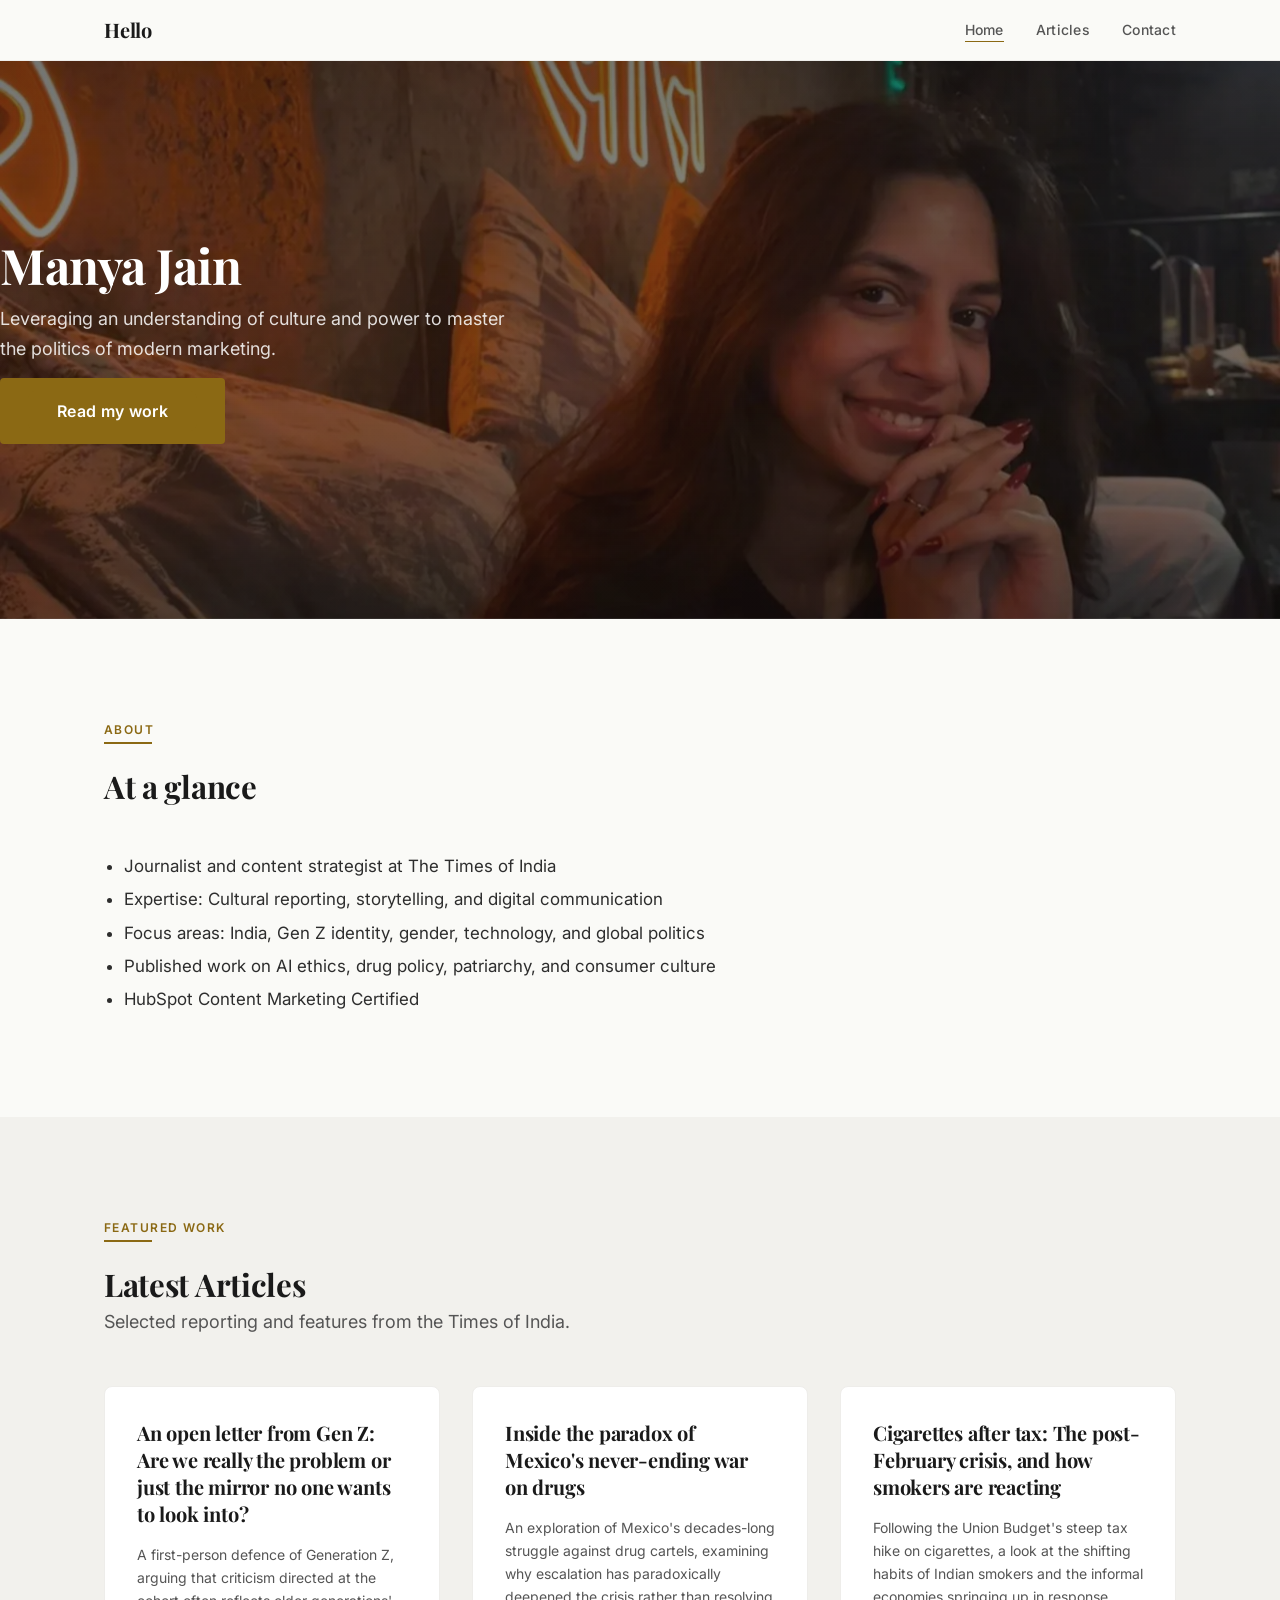
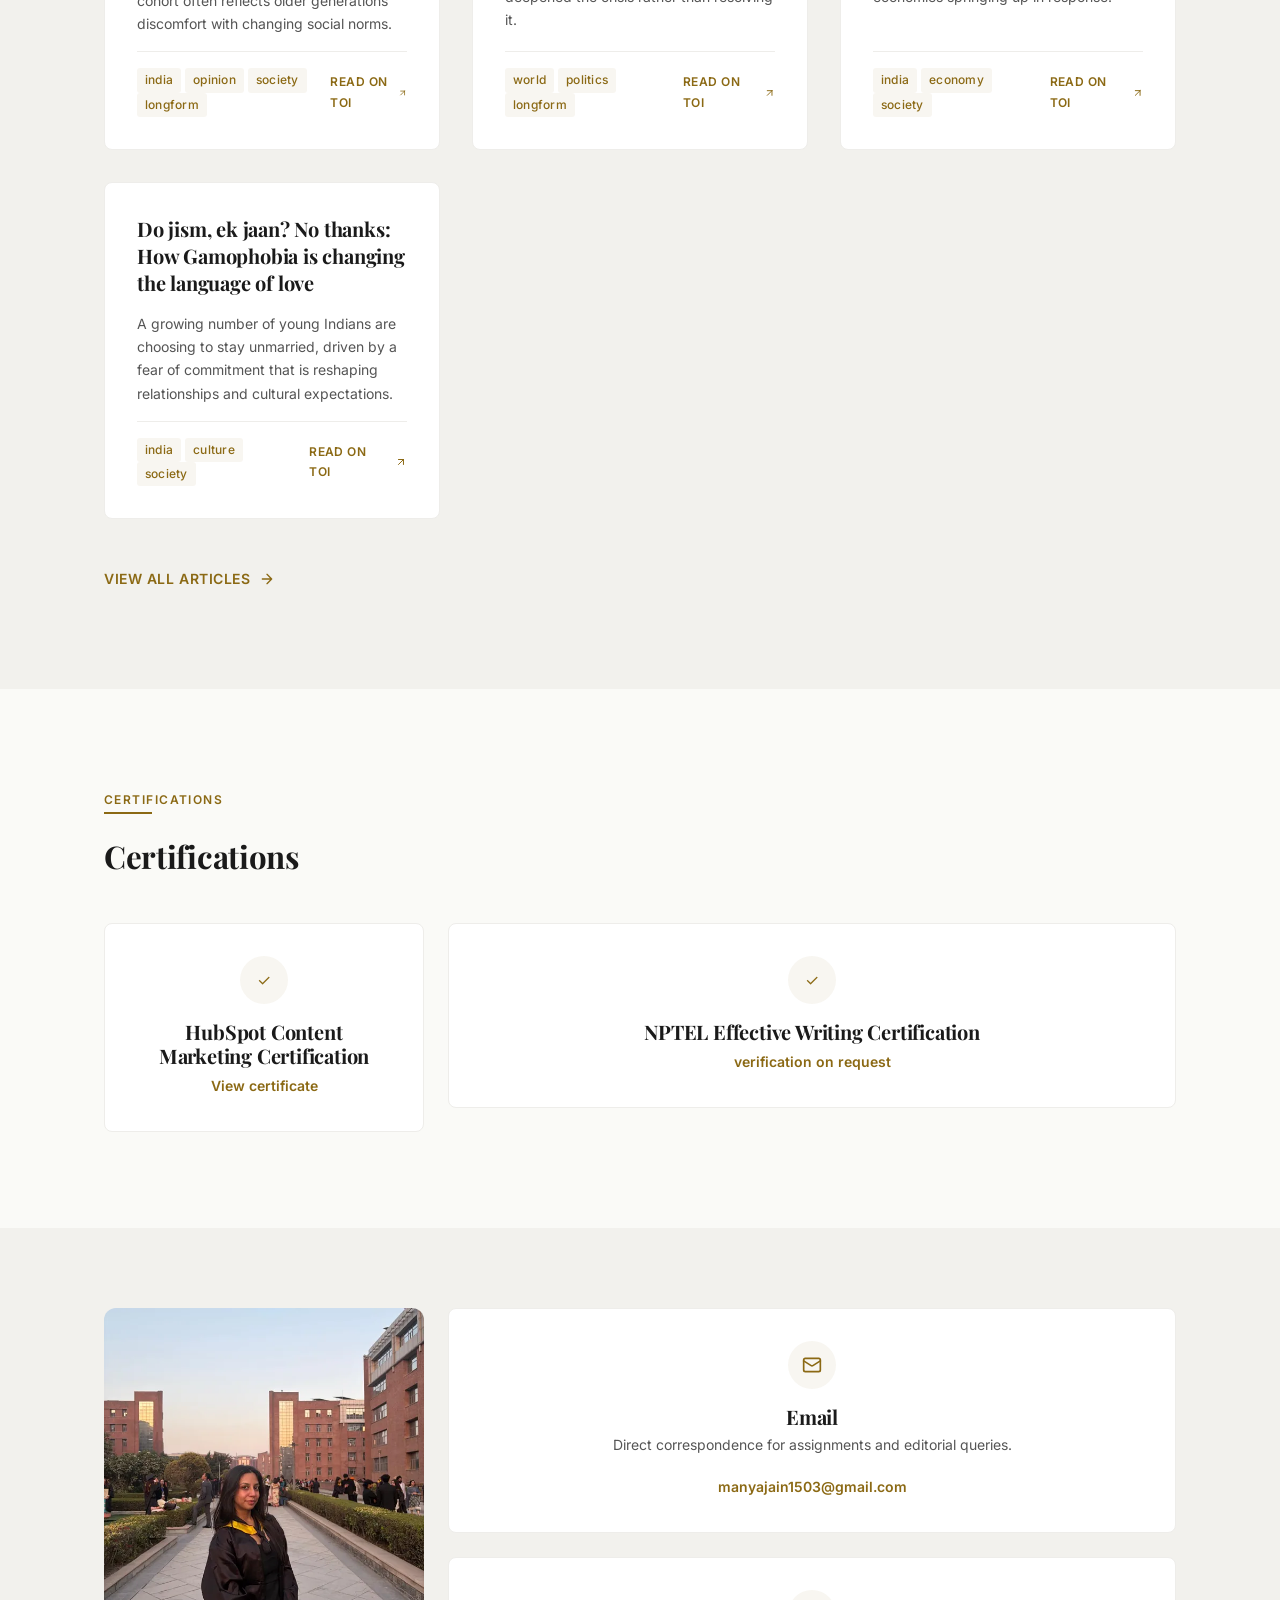
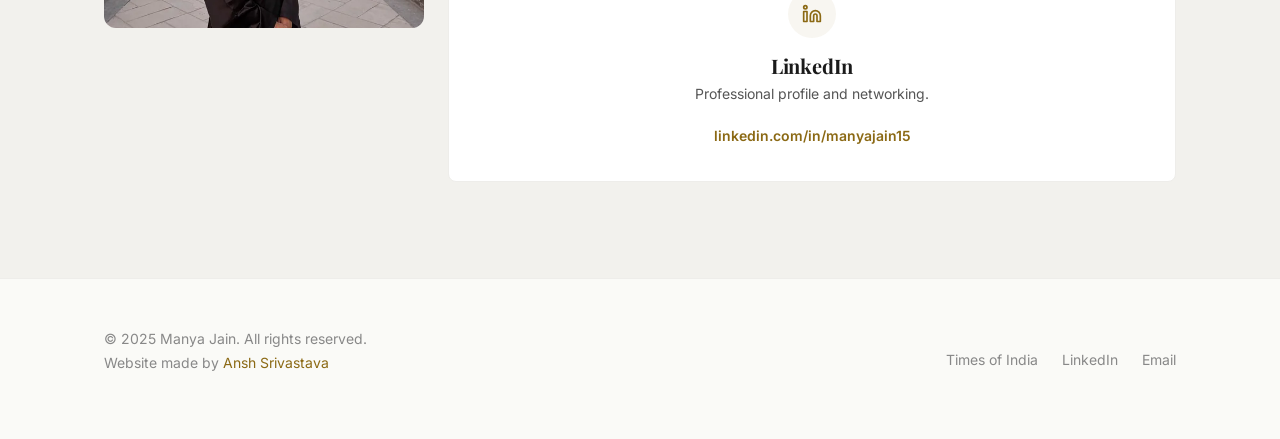
<file: index.html>
<!DOCTYPE html>
<html lang="en">
<head>
  <meta charset="UTF-8">
  <meta name="viewport" content="width=device-width, initial-scale=1.0">

  <!-- SEO -->
  <title>Manya Jain — Journalist · Aspiring Digital Marketer</title>
  <meta name="description" content="Manya Jain — journalist and aspiring digital marketer at the Times of India, combining investigative reporting with audience-first content strategy.">
  <meta name="author" content="Manya Jain">
  <link rel="canonical" href="https://manyajain15.github.io/manya-jain-portfolio/">

  <!-- Open Graph -->
  <meta property="og:type" content="website">
  <meta property="og:title" content="Manya Jain — Journalist · Aspiring Digital Marketer">
  <meta property="og:description" content="Manya Jain — journalist and aspiring digital marketer at the Times of India, combining investigative reporting with audience-first content strategy.">
  <meta property="og:image" content="assets/photo1-1024-576.jpg">
  <meta property="og:url" content="https://manyajain15.github.io/manya-jain-portfolio/">

  <!-- Fonts: preconnect + load -->
  <link rel="preconnect" href="https://fonts.googleapis.com">
  <link rel="preconnect" href="https://fonts.gstatic.com" crossorigin>
  <link href="https://fonts.googleapis.com/css2?family=Inter:wght@400;500;600;700&family=Playfair+Display:wght@700;800&display=swap" rel="stylesheet">

  <!-- Hero image preload -->
  <link rel="preload" as="image" href="assets/photo1-1024-576.webp" type="image/webp">

  <!-- Styles -->
  <link rel="stylesheet" href="styles.css">

  <!-- JSON-LD Structured Data -->
  <script type="application/ld+json">
  {
    "@context": "https://schema.org",
    "@type": "Person",
    "name": "Manya Jain",
    "url": "https://manyajain15.github.io/manya-jain-portfolio/",
    "image": "assets/photo1.jpg",
    "jobTitle": "Journalist & Aspiring Digital Marketer",
    "worksFor": {
      "@type": "Organization",
      "name": "Times of India"
    },
    "sameAs": [
      "http://www.linkedin.com/in/manyajain15",
      "https://timesofindia.indiatimes.com/toireporter/author-Manya-Jain-479276813.cms"
    ],
    "email": "mailto:manyajain1503@gmail.com"
  }
  </script>
</head>
<body>

  <!-- ============================================================
       NAVIGATION
       ============================================================ -->
  <nav class="site-nav" id="site-nav" aria-label="Primary navigation">
    <div class="container">
      <a href="index.html" class="nav-brand">Hello</a>
      <button class="nav-toggle" id="nav-toggle" aria-label="Open navigation menu" aria-expanded="false">
        <span></span><span></span><span></span>
      </button>
      <ul class="nav-links" id="nav-links" role="list">
        <li><a href="#home" class="active">Home</a></li>
        <li><a href="#articles">Articles</a></li>
        <li><a href="#contact">Contact</a></li>
      </ul>
    </div>
  </nav>

  <!-- ============================================================
       HERO
       ============================================================ -->
  <section class="hero" id="hero" role="banner" aria-label="Intro banner" data-focus-x="25" data-focus-y="50" style="--hero-focus: 25% 50%;">
    <picture id="heroPicture">
      <source type="image/webp" media="(min-width:1200px)" srcset="assets/photo1-2400-1350.webp 2400w, assets/photo1-1600-900.webp 1600w">
      <source type="image/webp" media="(min-width:600px)" srcset="assets/photo1-1024-576.webp 1024w, assets/photo1-768-432.webp 768w">
      <source type="image/jpeg" media="(min-width:1200px)" srcset="assets/photo1-2400-1350.jpg 2400w, assets/photo1-1600-900.jpg 1600w">
      <img src="assets/photo1-1024-576.jpg" alt="Manya Jain — professional portrait" class="hero-img" loading="eager" />
    </picture>

    <div class="hero-overlay" aria-hidden></div>

    <div class="hero-inner">
      <h1>Manya Jain</h1>
      <p class="lead">Leveraging an understanding of culture and power to master the politics of modern marketing.</p>
      <div class="hero-cta">
        <a class="btn btn-primary hero-cta-btn" href="#articles">Read my work</a>
      </div>
    </div>
  </section>

  <main>

    <!-- ============================================================
         ABOUT / SUMMARY
         ============================================================ -->
    <section id="at-a-glance" class="at-a-glance section">
      <div class="container">
        <div class="section-header">
          <span class="label">About</span>
          <hr class="section-rule">
          <h2>At a glance</h2>
        </div>
        <ul class="glance-list">
          <li>Journalist and content strategist at The Times of India</li>
          <li>Expertise: Cultural reporting, storytelling, and digital communication</li>
          <li>Focus areas: India, Gen Z identity, gender, technology, and global politics</li>
          <li>Published work on AI ethics, drug policy, patriarchy, and consumer culture</li>
          <li>HubSpot Content Marketing Certified</li>
        </ul>
      </div>
    </section>

    <!-- ============================================================
         FEATURED ARTICLES
         ============================================================ -->
    <section class="section" id="articles" style="background: var(--color-bg-alt);">
      <div class="container">
        <div class="section-header">
          <span class="label">Featured Work</span>
          <hr class="section-rule">
          <h2>Latest Articles</h2>
          <p class="section-subtitle">Selected reporting and features from the Times of India.</p>
        </div>
        <div class="articles-grid stagger" id="featured-articles">
          <!-- Dynamically populated by script.js -->
        </div>
        <a href="articles.html" class="view-all-link">
          View all articles
          <svg xmlns="http://www.w3.org/2000/svg" width="16" height="16" viewBox="0 0 24 24" fill="none" stroke="currentColor" stroke-width="2" stroke-linecap="round" stroke-linejoin="round"><path d="M5 12h14M12 5l7 7-7 7"/></svg>
        </a>
      </div>
    </section>

    <!-- ============================================================
         CERTIFICATIONS
         ============================================================ -->
    <section id="certifications" class="certifications section">
      <div class="container">
        <div class="section-header">
          <span class="label">Certifications</span>
          <hr class="section-rule">
          <h2>Certifications</h2>
        </div>
        <div class="cert-cards contact-grid">
          <div class="cert-card contact-card fade-in">
            <div class="cert-icon contact-icon">✓</div>
            <div class="cert-title"><h4>HubSpot Content Marketing Certification</h4></div>
            <a href="https://academy.hubspot.com/" target="_blank" rel="noopener" class="contact-link">View certificate</a>
          </div>
          <div class="cert-card contact-card fade-in">
            <div class="cert-icon contact-icon">✓</div>
            <div class="cert-title"><h4>NPTEL Effective Writing Certification</h4></div>
            <a href="#" target="_blank" rel="noopener" class="contact-link">verification on request</a>
          </div>
        </div>
      </div>
    </section>

    <!-- ============================================================
         CONTACT
         ============================================================ -->
    <section id="contact" class="contact section contact-section">
      <div class="container contact-grid">
        
        <!-- Contact Cards Group -->
        <div class="contact-cards-group" style="display:flex; flex-direction:column; gap:1.5rem;">
          <div class="contact-card fade-in">
            <div class="contact-icon">
              <svg xmlns="http://www.w3.org/2000/svg" viewBox="0 0 24 24" fill="none" stroke="currentColor" stroke-width="2" stroke-linecap="round" stroke-linejoin="round"><rect x="2" y="4" width="20" height="16" rx="2"/><path d="M22 7l-8.97 5.7a1.94 1.94 0 01-2.06 0L2 7"/></svg>
            </div>
            <h4>Email</h4>
            <p>Direct correspondence for assignments and editorial queries.</p>
            <a href="mailto:manyajain1503@gmail.com" class="contact-link">manyajain1503@gmail.com</a>
          </div>

          <div class="contact-card fade-in">
            <div class="contact-icon">
              <svg xmlns="http://www.w3.org/2000/svg" viewBox="0 0 24 24" fill="none" stroke="currentColor" stroke-width="2" stroke-linecap="round" stroke-linejoin="round"><path d="M16 8a6 6 0 016 6v7h-4v-7a2 2 0 00-4 0v7h-4v-7a6 6 0 016-6z"/><rect x="2" y="9" width="4" height="12"/><circle cx="4" cy="4" r="2"/></svg>
            </div>
            <h4>LinkedIn</h4>
            <p>Professional profile and networking.</p>
            <a href="http://www.linkedin.com/in/manyajain15" target="_blank" rel="noopener" class="contact-link">linkedin.com/in/manyajain15</a>
          </div>

        </div>

        <!-- Portrait Aside -->
        <aside class="contact-portrait contact-photo">
          <picture>
            <source srcset="assets/photo2-600-600.webp" type="image/webp">
            <img src="assets/photo2-600-600.jpg" alt="Portrait of Manya Jain" loading="lazy" width="600" height="600" style="border-radius:12px; width:100%; height:auto; object-fit:cover;">
          </picture>
        </aside>

      </div>
    </section>

  </main>

  <!-- ============================================================
       FOOTER
       ============================================================ -->
  <footer class="site-footer">
    <div class="container footer-inner">
      <p class="footer-copy">&copy; 2025 Manya Jain. All rights reserved.<br>Website made by <a href="https://www.linkedin.com/in/ansh-srivastava-16a6b42a4/" target="_blank" rel="noopener noreferrer">Ansh Srivastava</a></p>
      <ul class="footer-links" role="list">
        <li><a href="https://timesofindia.indiatimes.com/toireporter/author-Manya-Jain-479276813.cms" target="_blank" rel="noopener">Times of India</a></li>
        <li><a href="http://www.linkedin.com/in/manyajain15" target="_blank" rel="noopener">LinkedIn</a></li>
        <li><a href="mailto:manyajain1503@gmail.com">Email</a></li>
      </ul>
    </div>
  </footer>

  <!-- Scripts (deferred) -->
  <script src="script.js" defer></script>
</body>
</html>
</file>
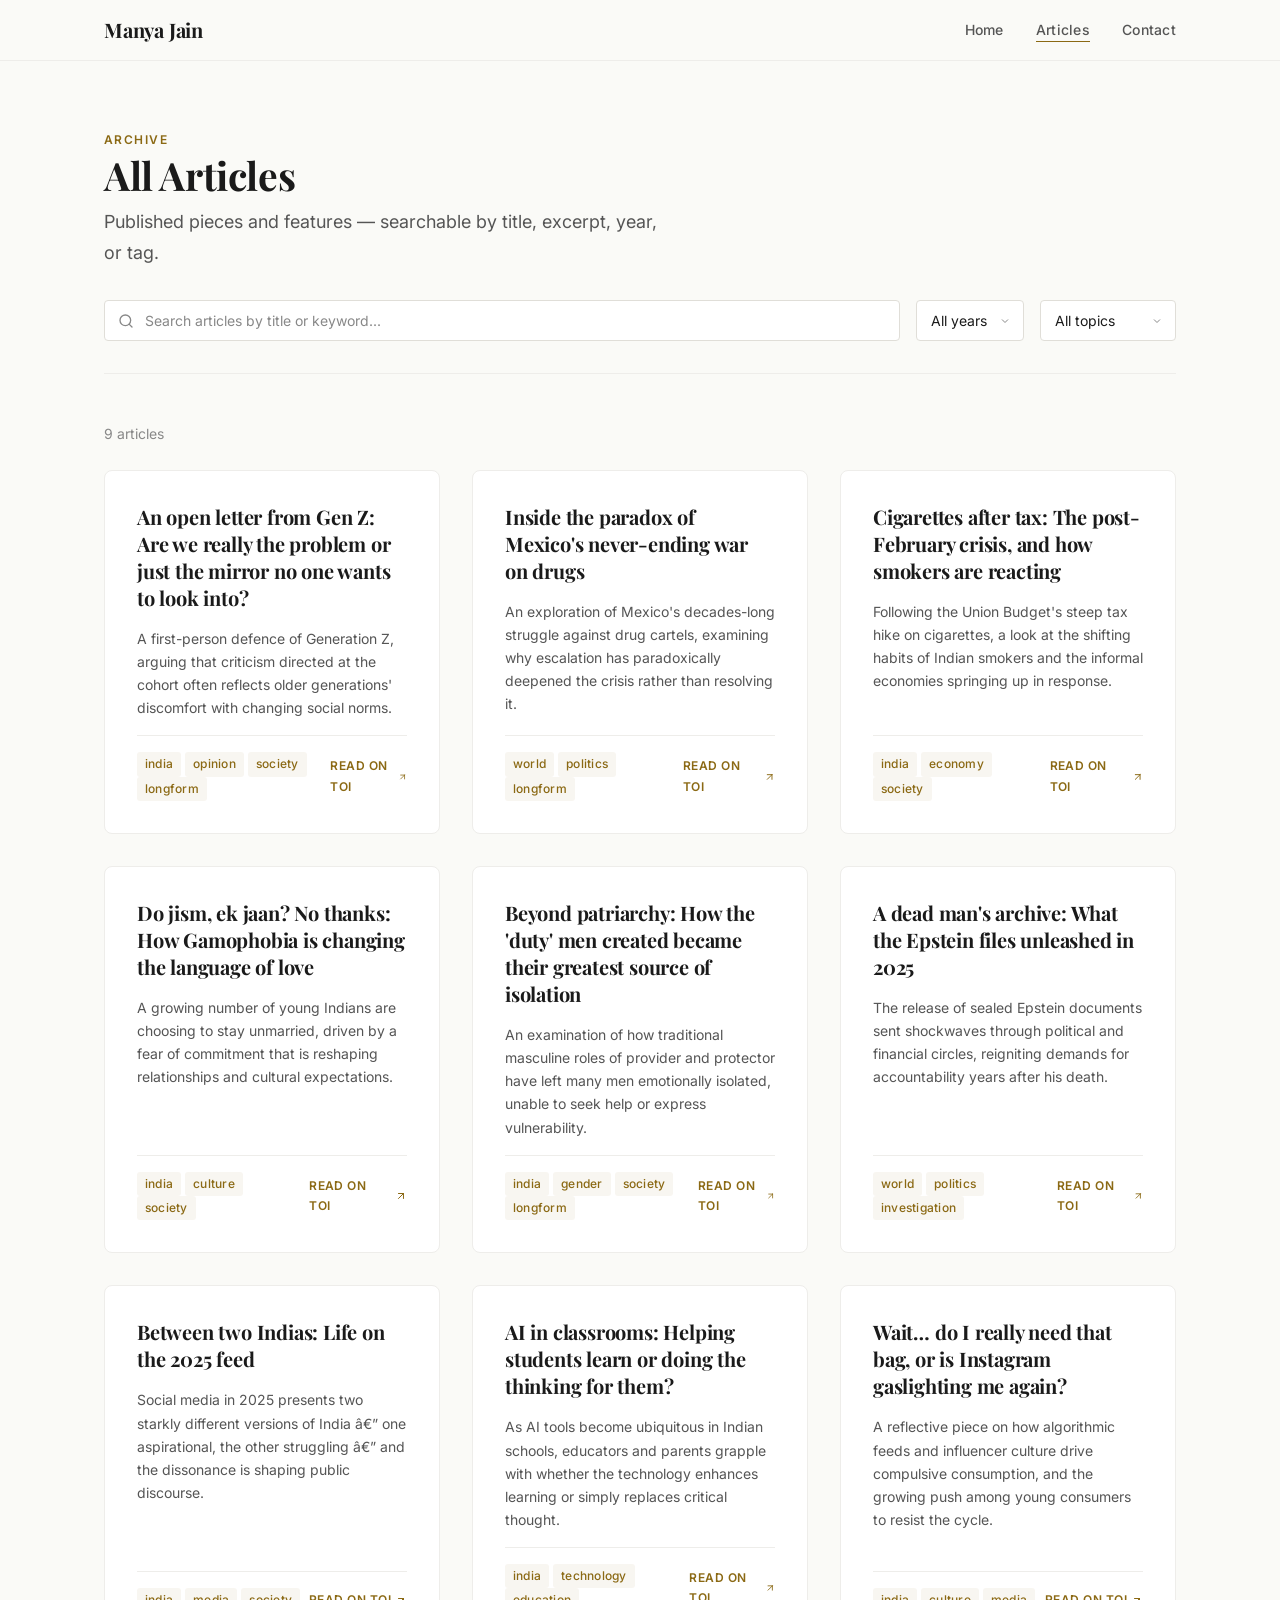
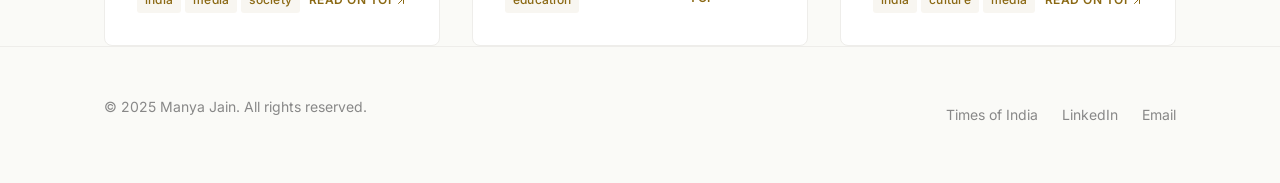
<file: articles.html>
<!DOCTYPE html>
<html lang="en">
<head>
  <meta charset="UTF-8">
  <meta name="viewport" content="width=device-width, initial-scale=1.0">

  <!-- SEO -->
  <title>Articles — Manya Jain</title>
  <meta name="description" content="Full archive of published articles by Manya Jain, journalist at the Times of India. Search and filter by year, topic, or keyword.">

  <!-- Fonts -->
  <link rel="preconnect" href="https://fonts.googleapis.com">
  <link rel="preconnect" href="https://fonts.gstatic.com" crossorigin>
  <link href="https://fonts.googleapis.com/css2?family=Inter:wght@400;500;600;700&family=Playfair+Display:wght@700;800&display=swap" rel="stylesheet">

  <!-- Styles -->
  <link rel="stylesheet" href="styles.css">
</head>
<body>

  <!-- NAVIGATION -->
  <nav class="site-nav" id="site-nav" aria-label="Primary navigation">
    <div class="container">
      <a href="index.html" class="nav-brand">Manya Jain</a>
      <button class="nav-toggle" id="nav-toggle" aria-label="Open navigation menu" aria-expanded="false">
        <span></span><span></span><span></span>
      </button>
      <ul class="nav-links" id="nav-links" role="list">
        <li><a href="index.html">Home</a></li>
        <li><a href="articles.html" class="active">Articles</a></li>
        <li><a href="index.html#contact">Contact</a></li>
      </ul>
    </div>
  </nav>

  <main>
    <div class="container">

      <!-- Page Header -->
      <header class="page-header">
        <span class="label">Archive</span>
        <h1>All Articles</h1>
        <p class="section-subtitle">Published pieces and features — searchable by title, excerpt, year, or tag.</p>

        <!-- Search and Filters -->
        <div class="search-filters" role="search" aria-label="Filter articles">
          <div class="search-input-wrap">
            <svg xmlns="http://www.w3.org/2000/svg" viewBox="0 0 24 24" fill="none" stroke="currentColor" stroke-width="2" stroke-linecap="round" stroke-linejoin="round"><circle cx="11" cy="11" r="8"/><path d="M21 21l-4.35-4.35"/></svg>
            <input
              type="search"
              id="article-search"
              class="search-input"
              placeholder="Search articles by title or keyword..."
              aria-label="Search articles"
            >
          </div>
          <select id="filter-year" class="filter-select" aria-label="Filter by year">
            <option value="">All years</option>
          </select>
          <select id="filter-tag" class="filter-select" aria-label="Filter by tag">
            <option value="">All topics</option>
          </select>
        </div>
      </header>

      <!-- Results Count -->
      <p class="results-count" id="results-count"></p>

      <!-- Articles Listing -->
      <div class="articles-grid" id="all-articles">
        <!-- Dynamically populated by script.js -->
      </div>

      <!-- No Results Message -->
      <p class="no-results" id="no-results" style="display:none;">
        No articles match your search. Try a different keyword or clear the filters.
      </p>

    </div>
  </main>

  <!-- FOOTER -->
  <footer class="site-footer">
    <div class="container footer-inner">
      <p class="footer-copy">&copy; 2025 Manya Jain. All rights reserved.</p>
      <ul class="footer-links" role="list">
        <li><a href="https://timesofindia.indiatimes.com/toireporter/author-Manya-Jain-479276813.cms" target="_blank" rel="noopener">Times of India</a></li>
        <li><a href="http://www.linkedin.com/in/manyajain15" target="_blank" rel="noopener">LinkedIn</a></li>
        <li><a href="mailto:manyajain1503@gmail.com">Email</a></li>
      </ul>
    </div>
  </footer>

  <script src="script.js" defer></script>
</body>
</html>
</file>
<file: styles.css>
﻿/* ============================================================
   Manya Jain â€” Portfolio Design System
   Editorial-grade, mobile-first, accessible
   ============================================================ */

/* --- Design Tokens --- */
:root {
  /* Palette */
  --color-bg: #FAFAF7;
  --color-bg-alt: #F2F1ED;
  --color-surface: #FFFFFF;
  --color-text: #1A1A1A;
  --color-text-secondary: #555555;
  --color-muted: #888888;
  --color-accent: #8B6914;
  --color-accent-light: #C9A84C;
  --color-accent-bg: rgba(139, 105, 20, 0.06);
  --color-border: #E0DED8;
  --color-border-light: #EEEDEA;
  --color-link: #8B6914;
  --color-link-hover: #6B5010;
  --color-hero-overlay: rgba(26, 26, 26, 0.55);

  /* Typography */
  --font-heading: 'Playfair Display', Georgia, 'Times New Roman', serif;
  --font-body: 'Inter', -apple-system, BlinkMacSystemFont, 'Segoe UI', Roboto, sans-serif;
  --font-mono: 'JetBrains Mono', 'Fira Code', monospace;

  /* Type Scale (major third â€” 1.25) */
  --text-xs: 0.75rem;
  /* 12px */
  --text-sm: 0.875rem;
  /* 14px */
  --text-base: 1rem;
  /* 16px */
  --text-md: 1.125rem;
  /* 18px */
  --text-lg: 1.25rem;
  /* 20px */
  --text-xl: 1.563rem;
  /* 25px */
  --text-2xl: 1.953rem;
  /* ~31px */
  --text-3xl: 2.441rem;
  /* ~39px */
  --text-4xl: 3.052rem;
  /* ~49px */

  /* Spacing */
  --space-xs: 0.25rem;
  --space-sm: 0.5rem;
  --space-md: 1rem;
  --space-lg: 1.5rem;
  --space-xl: 2rem;
  --space-2xl: 3rem;
  --space-3xl: 4rem;
  --space-4xl: 6rem;

  /* Layout */
  --max-width: 1120px;
  --radius-sm: 4px;
  --radius-md: 8px;
  --radius-lg: 12px;

  /* Motion */
  --ease-out: cubic-bezier(0.16, 1, 0.3, 1);
  --transition: 0.25s var(--ease-out);
  --transition-slow: 0.45s var(--ease-out);

  /* Hero */
  --hero-focus: 50% 50%;
  --hero-height-desktop: 60vh;
  --hero-height-mobile: 48vh;
}


/* --- Reset & Base --- */
*,
*::before,
*::after {
  box-sizing: border-box;
  margin: 0;
  padding: 0;
}

html {
  font-size: 16px;
  scroll-behavior: smooth;
  -webkit-text-size-adjust: 100%;
}

body {
  font-family: var(--font-body);
  font-size: var(--text-base);
  line-height: 1.7;
  color: var(--color-text);
  background-color: var(--color-bg);
  -webkit-font-smoothing: antialiased;
  -moz-osx-font-smoothing: grayscale;
}

img {
  max-width: 100%;
  height: auto;
  display: block;
}

a {
  color: var(--color-link);
  text-decoration: none;
  transition: color var(--transition);
}

a:hover {
  color: var(--color-link-hover);
}

a:focus-visible {
  outline: 2px solid var(--color-accent);
  outline-offset: 2px;
  border-radius: 2px;
}

button:focus-visible {
  outline: 2px solid var(--color-accent);
  outline-offset: 2px;
  border-radius: 2px;
}

::selection {
  background: var(--color-accent);
  color: #fff;
}


/* --- Typography --- */
h1,
h2,
h3,
h4 {
  font-family: var(--font-heading);
  font-weight: 700;
  line-height: 1.2;
  letter-spacing: -0.01em;
  color: var(--color-text);
}

h1 {
  font-size: var(--text-4xl);
}

h2 {
  font-size: var(--text-2xl);
  margin-bottom: var(--space-md);
}

h3 {
  font-size: var(--text-xl);
  margin-bottom: var(--space-sm);
}

h4 {
  font-size: var(--text-lg);
}

p {
  margin-bottom: var(--space-md);
}

.label {
  font-family: var(--font-body);
  font-size: var(--text-xs);
  font-weight: 600;
  letter-spacing: 0.12em;
  text-transform: uppercase;
  color: var(--color-accent);
}

.section-rule {
  width: 48px;
  height: 2px;
  background: var(--color-accent);
  border: none;
  margin-bottom: var(--space-lg);
}


/* --- Container --- */
.container {
  width: 100%;
  max-width: var(--max-width);
  margin: 0 auto;
  padding: 0 var(--space-lg);
}


/* ============================================================
   NAVIGATION
   ============================================================ */
.site-nav {
  position: sticky;
  top: 0;
  z-index: 100;
  background: rgba(250, 250, 247, 0.92);
  backdrop-filter: blur(12px);
  -webkit-backdrop-filter: blur(12px);
  border-bottom: 1px solid var(--color-border-light);
  transition: box-shadow var(--transition);
}

.site-nav.scrolled {
  box-shadow: 0 1px 8px rgba(0, 0, 0, 0.06);
}

.site-nav .container {
  display: flex;
  align-items: center;
  justify-content: space-between;
  height: 60px;
}

.nav-brand {
  font-family: var(--font-heading);
  font-size: var(--text-lg);
  font-weight: 700;
  color: var(--color-text);
  letter-spacing: -0.01em;
}

.nav-brand:hover {
  color: var(--color-accent);
}

.nav-links {
  display: flex;
  align-items: center;
  gap: var(--space-xl);
  list-style: none;
}

.nav-links a {
  font-size: var(--text-sm);
  font-weight: 500;
  color: var(--color-text-secondary);
  letter-spacing: 0.02em;
  position: relative;
  padding-bottom: 2px;
}

.nav-links a::after {
  content: '';
  position: absolute;
  left: 0;
  bottom: -2px;
  width: 0;
  height: 1.5px;
  background: var(--color-accent);
  transition: width var(--transition);
}

.nav-links a:hover::after,
.nav-links a.active::after {
  width: 100%;
}

.nav-links a:hover {
  color: var(--color-text);
}

/* Mobile hamburger */
.nav-toggle {
  display: none;
  background: none;
  border: none;
  cursor: pointer;
  padding: var(--space-sm);
}

.nav-toggle span {
  display: block;
  width: 22px;
  height: 2px;
  background: var(--color-text);
  margin: 5px 0;
  transition: var(--transition);
  border-radius: 1px;
}

@media (max-width: 768px) {
  .nav-toggle {
    display: block;
  }

  .nav-links {
    display: none;
    position: absolute;
    top: 60px;
    left: 0;
    right: 0;
    background: var(--color-surface);
    flex-direction: column;
    padding: var(--space-lg);
    gap: var(--space-lg);
    border-bottom: 1px solid var(--color-border);
    box-shadow: 0 8px 24px rgba(0, 0, 0, 0.08);
  }

  .nav-links.open {
    display: flex;
  }
}


/* ============================================================
   HERO SECTION
   ============================================================ */
.hero {
  position: relative;
  min-height: var(--hero-height-desktop);
  display: flex;
  align-items: center;
  color: #fff;
  overflow: hidden;
}

.hero img.hero-img {
  position: absolute;
  inset: 0;
  width: 100%;
  height: 100%;
  object-fit: cover;
  object-position: var(--hero-focus);
  filter: saturate(.9) contrast(.95);
  transition: transform .4s ease, opacity .4s ease;
  will-change: transform;
}

.hero .hero-overlay {
  position: absolute;
  inset: 0;
  background: linear-gradient(180deg, rgba(10, 10, 10, 0.55) 0%, rgba(10, 10, 10, 0.45) 50%, rgba(10, 10, 10, 0.55) 100%);
  pointer-events: none;
}

.hero-inner {
  position: relative;
  max-width: 720px;
  padding: 48px;
  z-index: 2;
}

@media (max-width:980px) {
  .hero {
    min-height: var(--hero-height-mobile)
  }
}

.hero-inner {
  position: relative;
  z-index: 3;
  color: #fff;
  max-width: 640px;
  padding: var(--space-4xl) 0;
}

.hero-inner .kicker {
  color: var(--color-accent-light);
  margin-bottom: var(--space-md);
  font-family: var(--font-body);
  font-size: var(--text-xs);
  font-weight: 600;
  letter-spacing: 0.12em;
  text-transform: uppercase;
}

.hero-inner h1 {
  color: #fff;
  margin-bottom: var(--space-lg);
  font-size: var(--text-4xl);
}

.hero-inner .lead {
  font-size: var(--text-md);
  line-height: 1.65;
  color: rgba(255, 255, 255, 0.85);
  margin-bottom: var(--space-xl);
  max-width: 520px;
}

.hero-cta {
  display: inline-flex;
  align-items: center;
  gap: var(--space-sm);
  background: var(--color-accent);
  color: #fff;
  font-size: var(--text-sm);
  font-weight: 600;
  padding: 12px 28px;
  border-radius: var(--radius-sm);
  letter-spacing: 0.04em;
  text-transform: uppercase;
  border: none;
  cursor: pointer;
  transition: background var(--transition), transform var(--transition);
}

.hero-cta:hover {
  background: var(--color-link-hover);
  color: #fff;
  transform: translateY(-1px);
}

.hero-cta svg {
  width: 16px;
  height: 16px;
}


/* ============================================================
   SECTIONS
   ============================================================ */
.section {
  padding: var(--space-4xl) 0;
}

.section-header {
  margin-bottom: var(--space-2xl);
}

.section-header h2 {
  margin-bottom: var(--space-xs);
}

.section-subtitle {
  color: var(--color-text-secondary);
  font-size: var(--text-md);
  max-width: 560px;
}


/* ============================================================
   ABOUT / SUMMARY
   ============================================================ */
.about-grid {
  display: grid;
  grid-template-columns: 1fr;
  gap: var(--space-2xl);
}

.about-text p {
  font-size: var(--text-md);
  color: var(--color-text-secondary);
  line-height: 1.8;
}

.about-text p:first-of-type {
  font-size: var(--text-lg);
  color: var(--color-text);
  line-height: 1.7;
}

.about-highlights {
  display: grid;
  grid-template-columns: repeat(auto-fit, minmax(200px, 1fr));
  gap: var(--space-lg);
  margin-top: var(--space-xl);
}

.highlight-item {
  padding: var(--space-lg);
  background: var(--color-accent-bg);
  border-radius: var(--radius-md);
  border-left: 3px solid var(--color-accent);
}

.highlight-item .label {
  margin-bottom: var(--space-xs);
}

.highlight-item p {
  font-size: var(--text-sm);
  color: var(--color-text-secondary);
  margin: 0;
}

.highlight-item ul {
  font-size: var(--text-sm);
  color: var(--color-text-secondary);
  margin: 0;
  padding-left: 1.25rem;
}

.highlight-item li {
  margin-bottom: 2px;
}


/* ============================================================
   ARTICLE CARDS
   ============================================================ */
.articles-grid {
  display: grid;
  grid-template-columns: repeat(auto-fill, minmax(300px, 1fr));
  gap: var(--space-xl);
}

.article-card {
  background: var(--color-surface);
  border: 1px solid var(--color-border-light);
  border-radius: var(--radius-md);
  padding: var(--space-xl);
  transition: transform var(--transition), box-shadow var(--transition), border-color var(--transition);
  display: flex;
  flex-direction: column;
}

.article-card:hover {
  transform: translateY(-3px);
  box-shadow: 0 8px 30px rgba(0, 0, 0, 0.06);
  border-color: var(--color-accent-light);
}

.article-card .card-date {
  font-size: var(--text-xs);
  font-weight: 600;
  color: var(--color-accent);
  letter-spacing: 0.08em;
  text-transform: uppercase;
  margin-bottom: var(--space-sm);
}

.article-card h3 {
  font-size: var(--text-lg);
  line-height: 1.35;
  margin-bottom: var(--space-md);
}

.article-card h3 a {
  color: var(--color-text);
  transition: color var(--transition);
}

.article-card h3 a:hover {
  color: var(--color-accent);
}

.article-card .card-excerpt {
  font-size: var(--text-sm);
  color: var(--color-text-secondary);
  line-height: 1.65;
  flex: 1;
  margin-bottom: var(--space-md);
}

.article-card .card-meta {
  display: flex;
  align-items: center;
  justify-content: space-between;
  font-size: var(--text-xs);
  color: var(--color-muted);
  padding-top: var(--space-md);
  border-top: 1px solid var(--color-border-light);
}

.card-read-link {
  font-weight: 600;
  color: var(--color-accent);
  font-size: var(--text-xs);
  letter-spacing: 0.04em;
  text-transform: uppercase;
  display: inline-flex;
  align-items: center;
  gap: 4px;
}

.card-read-link:hover {
  color: var(--color-link-hover);
}

.card-read-link svg {
  width: 12px;
  height: 12px;
  transition: transform var(--transition);
}

.card-read-link:hover svg {
  transform: translateX(3px);
}

.view-all-link {
  display: inline-flex;
  align-items: center;
  gap: var(--space-sm);
  font-weight: 600;
  font-size: var(--text-sm);
  color: var(--color-accent);
  margin-top: var(--space-2xl);
  letter-spacing: 0.04em;
  text-transform: uppercase;
}

.view-all-link:hover {
  color: var(--color-link-hover);
}


/* ============================================================
   ARTICLES PAGE  (articles.html)
   ============================================================ */
.page-header {
  padding: var(--space-3xl) 0 var(--space-xl);
  border-bottom: 1px solid var(--color-border-light);
  margin-bottom: var(--space-2xl);
}

.page-header h1 {
  font-size: var(--text-3xl);
  margin-bottom: var(--space-sm);
}

.page-header .section-subtitle {
  margin-bottom: var(--space-xl);
}

/* Search & Filters */
.search-filters {
  display: flex;
  flex-wrap: wrap;
  gap: var(--space-md);
  align-items: center;
}

.search-input-wrap {
  position: relative;
  flex: 1;
  min-width: 240px;
}

.search-input-wrap svg {
  position: absolute;
  left: 14px;
  top: 50%;
  transform: translateY(-50%);
  width: 16px;
  height: 16px;
  color: var(--color-muted);
  pointer-events: none;
}

.search-input {
  width: 100%;
  padding: 11px 14px 11px 40px;
  border: 1px solid var(--color-border);
  border-radius: var(--radius-sm);
  font-family: var(--font-body);
  font-size: var(--text-sm);
  color: var(--color-text);
  background: var(--color-surface);
  transition: border-color var(--transition), box-shadow var(--transition);
}

.search-input:focus {
  outline: none;
  border-color: var(--color-accent);
  box-shadow: 0 0 0 3px var(--color-accent-bg);
}

.search-input::placeholder {
  color: var(--color-muted);
}

.filter-select {
  padding: 11px 36px 11px 14px;
  border: 1px solid var(--color-border);
  border-radius: var(--radius-sm);
  font-family: var(--font-body);
  font-size: var(--text-sm);
  color: var(--color-text);
  background: var(--color-surface);
  appearance: none;
  cursor: pointer;
  background-image: url("data:image/svg+xml,%3Csvg xmlns='http://www.w3.org/2000/svg' width='12' height='12' viewBox='0 0 24 24' fill='none' stroke='%23888' stroke-width='2'%3E%3Cpath d='M6 9l6 6 6-6'/%3E%3C/svg%3E");
  background-repeat: no-repeat;
  background-position: right 12px center;
  transition: border-color var(--transition);
}

.filter-select:focus {
  outline: none;
  border-color: var(--color-accent);
  box-shadow: 0 0 0 3px var(--color-accent-bg);
}

.results-count {
  font-size: var(--text-sm);
  color: var(--color-muted);
  margin-bottom: var(--space-lg);
}

.no-results {
  text-align: center;
  padding: var(--space-4xl) var(--space-xl);
  color: var(--color-muted);
  font-style: italic;
}

/* Tags */
.tag {
  display: inline-block;
  font-size: var(--text-xs);
  font-weight: 500;
  color: var(--color-accent);
  background: var(--color-accent-bg);
  padding: 2px 8px;
  border-radius: 3px;
  letter-spacing: 0.02em;
  margin-right: 4px;
}





/* ============================================================
   CONTACT SECTION
   ============================================================ */
.contact-section {
  background: var(--color-bg-alt);
}

.contact-grid {
  display: grid;
  grid-template-columns: 1fr;
  gap: 1.5rem;
  margin-top: var(--space-xl);
}

@media (min-width: 768px) {
  .contact-grid {
    grid-template-columns: 320px 1fr;
    align-items: start;
  }

  .contact-portrait {
    order: 0;
  }

  .contact-cards-group {
    order: 1;
  }
}

.contact-card {
  background: var(--color-surface);
  border: 1px solid var(--color-border-light);
  border-radius: var(--radius-md);
  padding: var(--space-xl);
  text-align: center;
  transition: transform var(--transition), box-shadow var(--transition);
}

.contact-card:hover {
  transform: translateY(-2px);
  box-shadow: 0 4px 20px rgba(0, 0, 0, 0.05);
}

.contact-card .contact-icon {
  width: 48px;
  height: 48px;
  margin: 0 auto var(--space-md);
  display: flex;
  align-items: center;
  justify-content: center;
  background: var(--color-accent-bg);
  border-radius: 50%;
  color: var(--color-accent);
}

.contact-card .contact-icon svg {
  width: 20px;
  height: 20px;
}

.contact-card h4 {
  margin-bottom: var(--space-xs);
}

.contact-card p {
  font-size: var(--text-sm);
  color: var(--color-text-secondary);
  margin-bottom: var(--space-md);
}

.contact-card a.contact-link {
  font-weight: 600;
  font-size: var(--text-sm);
  color: var(--color-accent);
}


/* ============================================================
   BUTTONS
   ============================================================ */
.btn {
  display: inline-flex;
  align-items: center;
  gap: var(--space-sm);
  padding: 10px 24px;
  font-family: var(--font-body);
  font-size: var(--text-sm);
  font-weight: 600;
  border-radius: var(--radius-sm);
  border: 1px solid var(--color-border);
  background: var(--color-surface);
  color: var(--color-text);
  cursor: pointer;
  transition: all var(--transition);
  text-decoration: none;
  letter-spacing: 0.02em;
}

.btn:hover {
  border-color: var(--color-accent);
  color: var(--color-accent);
}

.btn svg {
  width: 16px;
  height: 16px;
}

.btn-primary {
  background: var(--color-accent);
  color: #fff;
  border-color: var(--color-accent);
}

.btn-primary:hover {
  background: var(--color-link-hover);
  border-color: var(--color-link-hover);
  color: #fff;
}


/* ============================================================
   FOOTER
   ============================================================ */
.site-footer {
  border-top: 1px solid var(--color-border-light);
  padding: var(--space-2xl) 0;
  background: var(--color-bg);
}

.footer-inner {
  display: flex;
  flex-wrap: wrap;
  align-items: center;
  justify-content: space-between;
  gap: var(--space-md);
}

.footer-copy {
  font-size: var(--text-sm);
  color: var(--color-muted);
}

.footer-links {
  display: flex;
  gap: var(--space-lg);
  list-style: none;
}

.footer-links a {
  font-size: var(--text-sm);
  color: var(--color-muted);
}

.footer-links a:hover {
  color: var(--color-accent);
}


/* ============================================================
   ANIMATIONS
   ============================================================ */
.fade-in {
  opacity: 0;
  transform: translateY(16px);
  transition: opacity 0.6s var(--ease-out), transform 0.6s var(--ease-out);
}

.fade-in.visible {
  opacity: 1;
  transform: translateY(0);
}

/* Stagger children */
.stagger>.fade-in:nth-child(1) {
  transition-delay: 0.05s;
}

.stagger>.fade-in:nth-child(2) {
  transition-delay: 0.10s;
}

.stagger>.fade-in:nth-child(3) {
  transition-delay: 0.15s;
}

.stagger>.fade-in:nth-child(4) {
  transition-delay: 0.20s;
}


/* ============================================================
   RESPONSIVE
   ============================================================ */
@media (max-width: 768px) {
  :root {
    --text-4xl: 2.2rem;
    --text-3xl: 1.8rem;
    --text-2xl: 1.5rem;
    --hero-height-desktop: var(--hero-height-mobile);
  }

  .hero {
    min-height: var(--hero-height-mobile);
  }

  .hero-content {
    padding: var(--space-2xl) 0;
  }

  .section {
    padding: var(--space-2xl) 0;
  }

  .articles-grid {
    grid-template-columns: 1fr;
  }

  .search-filters {
    flex-direction: column;
    align-items: stretch;
  }

  .footer-inner {
    flex-direction: column;
    text-align: center;
  }

  .resume-embed {
    height: 400px;
  }
}

@media (max-width: 480px) {
  .container {
    padding: 0 var(--space-md);
  }

  .hero-content h1 {
    font-size: 1.8rem;
  }
}


/* ============================================================
   UTILITY
   ============================================================ */
.sr-only {
  position: absolute;
  width: 1px;
  height: 1px;
  padding: 0;
  margin: -1px;
  overflow: hidden;
  clip: rect(0, 0, 0, 0);
  white-space: nowrap;
  border: 0;
}

/* --- Focused UI overrides --- */

/* Hero: fluid, left-biased focus */
.hero,
.site-hero,
header.hero-section {
  background-position: 35% center;
  background-size: cover;
  background-repeat: no-repeat;
  min-height: 62vh;
  display: flex;
  align-items: center;
}

/* For <img> or <picture> hero fallback */
.hero img.hero-img {
  position: absolute;
  inset: 0;
  width: 100%;
  height: 100%;
  object-fit: cover;
  object-position: 70% 35%;
  filter: saturate(.9) contrast(.95);
  transition: transform .4s ease, opacity .4s ease;
}

@media (max-width:768px) {
  .hero {
    min-height: 52vh;
  }

  .hero img.hero-img {
    object-position: 78% 35%;
  }

  .hero-inner {
    padding: 32px 20px;
    max-width: 420px;
  }

  .hero-inner h1 {
    font-size: 2rem;
  }

  .hero-inner .lead {
    font-size: 1rem;
  }
}

/* defensive: ensure any date classes are hidden */
.article-card .card-date,
.post-meta .date,
.card .meta-date,
.card-date,
article time {
  display: none !important;
  visibility: hidden !important;
  height: 0 !important;
  margin: 0 !important;
  padding: 0 !important;
}

/* At a glance styles */
.at-a-glance .glance-list {
  font-size: 1.05rem;
  line-height: 1.75;
  max-width: 680px;
  color: #2d2d2d;
  list-style: disc;
  margin-left: 1.25rem;
}

.at-a-glance li {
  margin-bottom: 10px;
}

.at-a-glance h2 {
  margin-bottom: 1.2rem;
}

/* Contact Section layout modifications */
.contact.section {
  padding-top: var(--space-2xl);
}

/* Hero Image Mobile Crop Fix */
.hero img.hero-img {
  object-position: 70% 35%;
}

@media (max-width:480px) {
  .hero img.hero-img {
    object-position: 78% 40%;
  }
}

/* Mobile Button Size Fix */
@media (max-width:480px) {
  .hero-cta .btn {
    padding: 10px 18px;
    font-size: 0.95rem;
    border-radius: 8px;
  }
}

/* At a Glance Typography */
.at-a-glance .glance-list li {
  font-size: 1.06rem;
  line-height: 1.5;
  margin-bottom: 0.5rem;
}

/* ============================
/* Make btn-primary styling consistent (doesn't force uppercase) */
.btn-primary,
.btn.btn-primary {
  background: var(--color-accent);
  color: #fff;
  border-color: var(--color-accent);
  text-decoration: none;
}

/* tweak hero text sizing a little to reduce vertical spacing */
.hero-inner h1 {
  margin-bottom: 0.6rem;
}

.hero-inner .lead {
  margin-bottom: 0.9rem;
  max-width: 520px;
}

/* Ensure object-position uses the focal point override already set in JS,
   but also nudge left bias on small screens (safe fallback) */
@media (max-width: 480px) {
  :root {
    --hero-focus: 30% 50%;
  }

  .hero img.hero-img,
  .hero .hero-image {
    object-position: var(--hero-focus);
  }
}

/* ===========================
   Hero CTA â€” refined sizing
   Keep desktop look, reduce mobile padding/size
   =========================== */

/* baseline â€” desktop/tablet */
.hero-cta-btn {
  display: inline-block;
  /* don't stretch full width */
  padding: 12px 28px;
  /* desktop baseline padding */
  font-size: 1rem;
  /* desktop baseline font-size */
  line-height: 1;
  /* tighter vertical rhythm */
  border-radius: 8px;
  min-width: 160px;
  /* prevents very short button */
  max-width: 420px;
  white-space: nowrap;
  text-align: center;
  box-sizing: border-box;
}

/* tablet / small desktops */
@media (max-width: 980px) {
  .hero-cta-btn {
    padding: 11px 24px;
    font-size: 0.98rem;
    min-width: 150px;
    max-width: 360px;
  }
}

/* mobile: tighten padding and font to match desktop ratio */
@media (max-width: 480px) {

  /* reduce padding so button is visually smaller but keeps same proportion */
  .hero-cta-btn {
    padding: 8px 18px !important;
    font-size: 0.9rem !important;
    border-radius: 6px;
    min-width: 120px;
    max-width: 280px;
  }

  /* make sure hero inner padding is consistent so button aligns with text */
  .hero-inner {
    padding-left: 1rem;
    /* keep same left offset for text + button */
    padding-right: 1rem;
    max-width: 100%;
  }

  /* ensure button sits on same visual baseline as desktop (no extra margin) */
  .hero-cta-btn {
    margin-top: 8px;
  }
}

/* enforce inline-block behaviour across all sizes */
.hero-cta-btn {
  vertical-align: middle;
}

/* ===== MOBILE HERO CTA FIX ===== */
@media (max-width: 480px) {

  .hero .btn,
  .hero .btn-primary,
  .hero-cta-btn {
    display: inline-block;
    /* smaller mobile size */
    font-size: 14px;
    /* balanced padding (equal left/right spacing) */
    padding: 8px 14px;
    /* remove width expansion */
    width: auto;
    /* keep natural width */
    min-width: unset;
    /* maintain rounded style */
    border-radius: 6px;
    /* center visually */
    margin-top: 12px;
  }
}

/* ===== HERO IMAGE FACE RESTORE ===== */
@media (max-width: 480px) {
  .hero {
    background-position: 60% center;
    background-size: cover;
  }
}

/* ===== FINAL HERO MOBILE POSITION FIX ===== */

@media (max-width:480px) {

  /* shift image so the face sits near the right edge */
  .hero img.hero-img {
    object-position: 50% 45% !important;
  }

  /* make button proportional to text */
  .hero-cta-btn {
    padding: 0px 0px 0px 0px !important;
    font-size: 0.9rem !important;
    border-radius: 0px !important;
    min-width: auto !important;
    width: auto !important;
    text-transform: none !important;
  }

}

/* keep correct casing everywhere */
.hero-cta-btn {
  text-transform: none !important;
}

/* ===== CONTACT PORTRAIT MOBILE ORDER FIX ===== */
@media (max-width:768px) {

  .contact-grid {
    display: flex;
    flex-direction: column;
  }

  .contact-portrait {
    order: 1;
  }

  .contact-cards-group {
    order: 2;
  }

}
</file>
